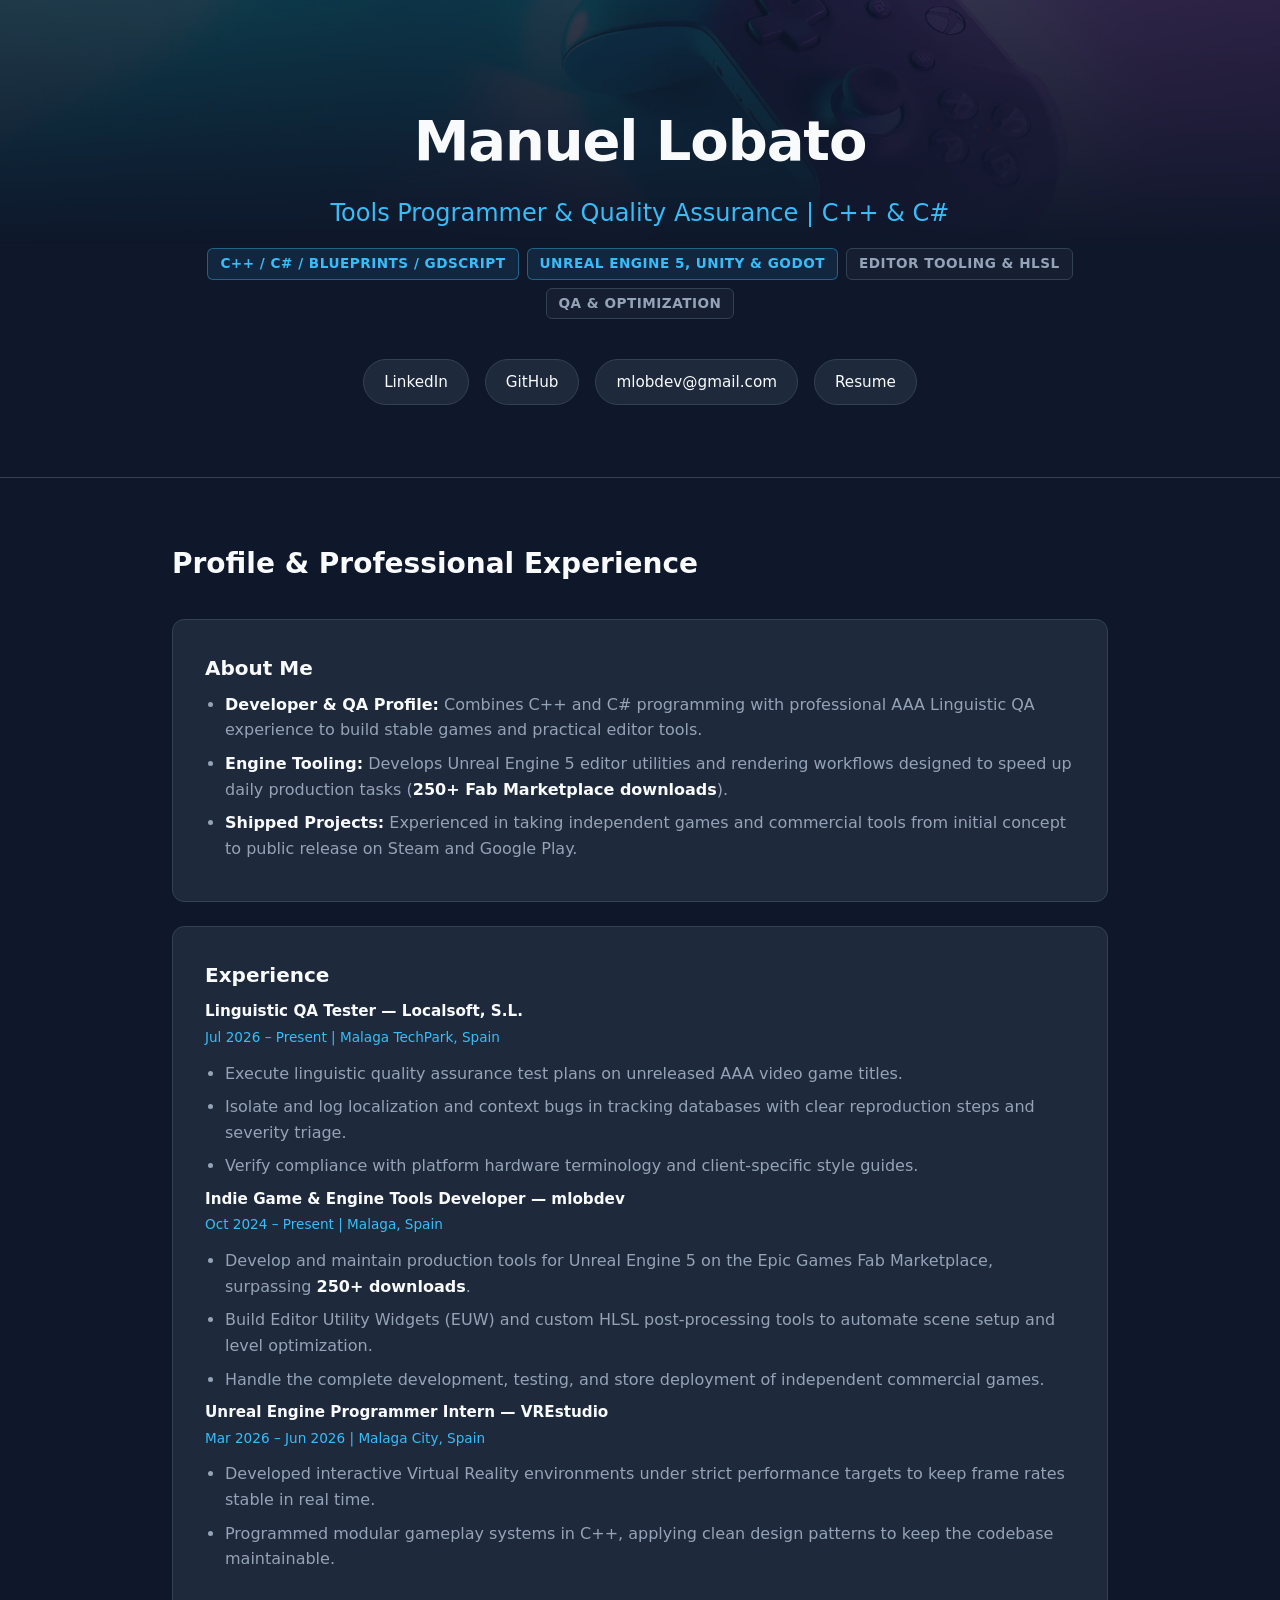
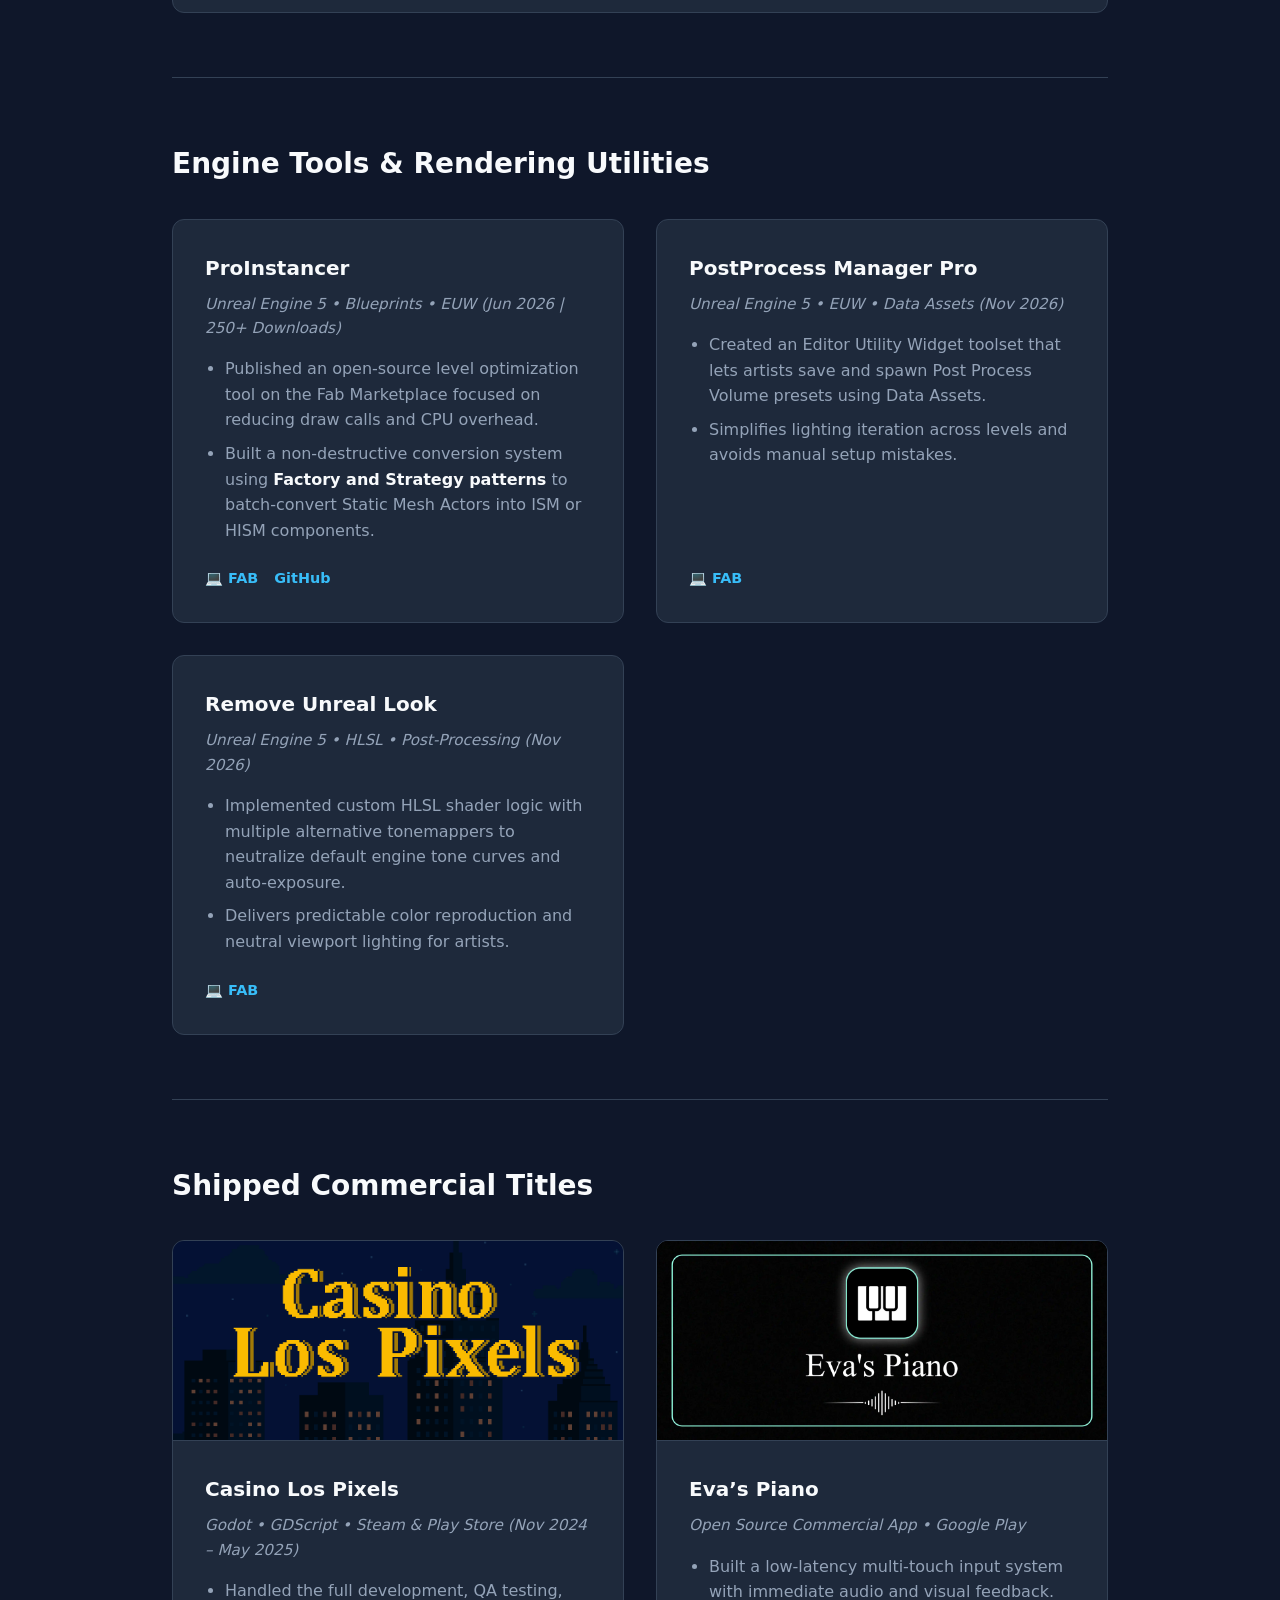
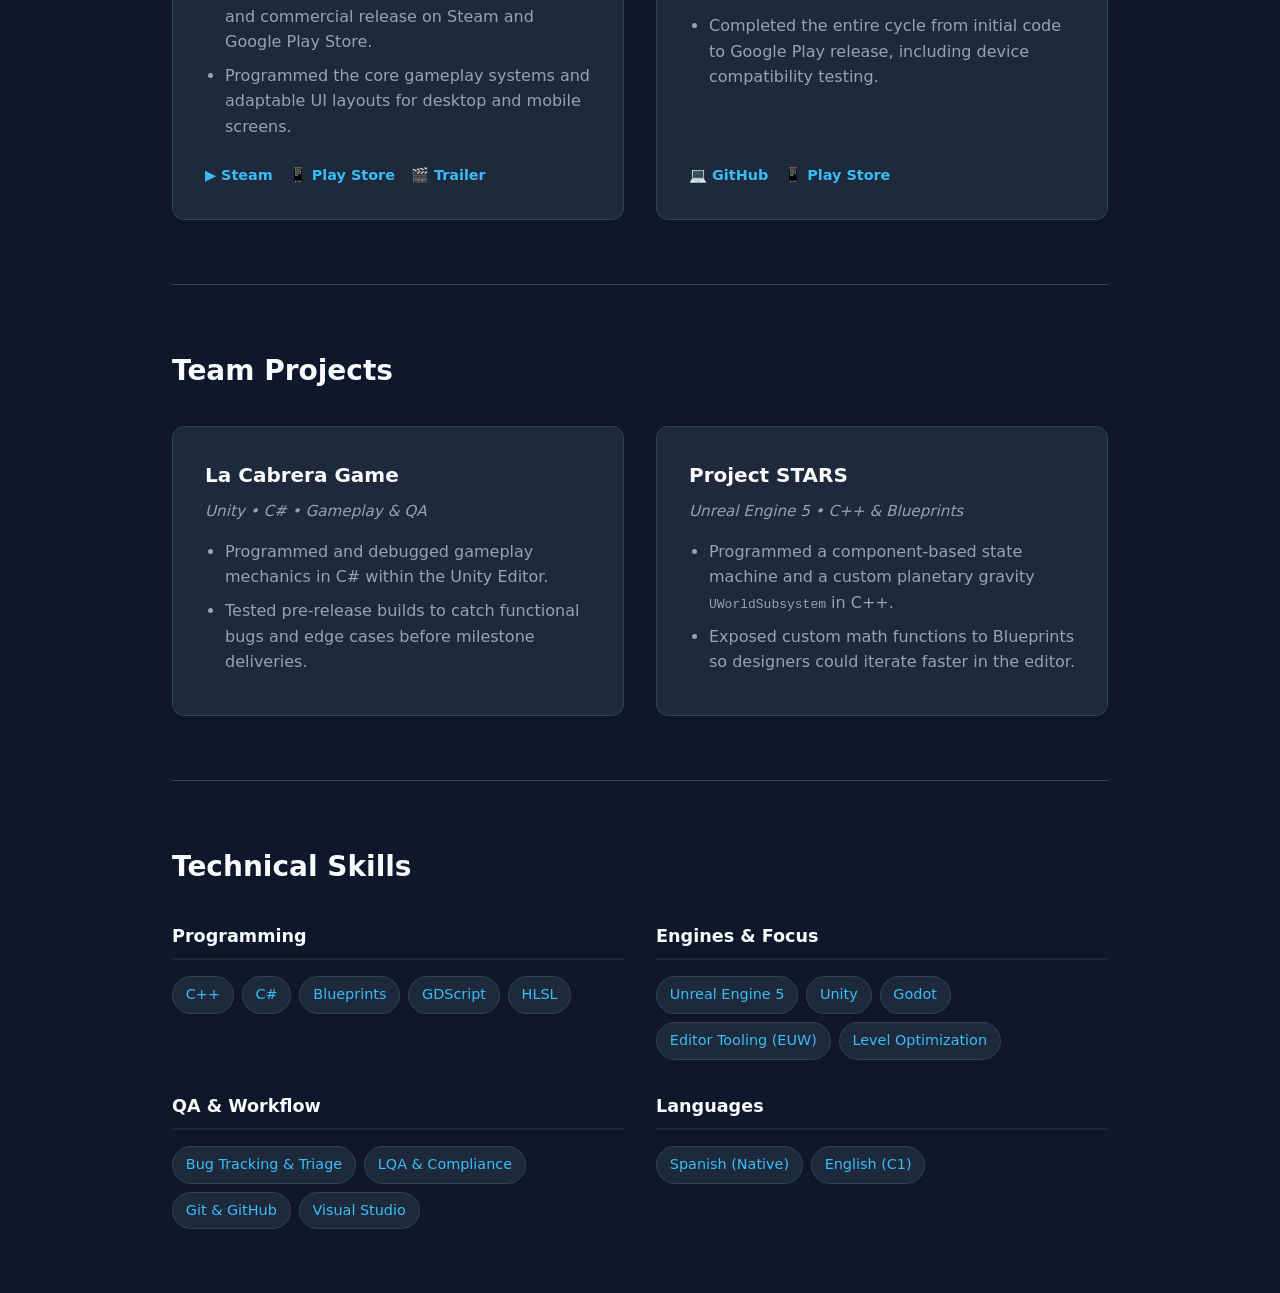
<file: index.html>
<!DOCTYPE html>
<html lang="en">
<head>
    <meta charset="UTF-8">
    <meta name="viewport" content="width=device-width, initial-scale=1.0">
    <title>Manuel Lobato — Tools Programmer & QA | C++ & C#</title>
    <meta name="description" content="Game Developer specializing in Engine Tooling (Unreal Engine 5, Unity), C++/C# programming, and Quality Assurance.">
    
    <!-- Open Graph / Link Previews -->
    <meta property="og:type" content="website">
    <meta property="og:title" content="Manuel Lobato — Tools Programmer & QA">
    <meta property="og:description" content="Unreal Engine 5 & Unity Tooling, C++/C# Development & Quality Assurance.">
    <meta property="og:image" content="assets/Controller.webp">

    <!-- Favicons -->
    <link rel="apple-touch-icon" sizes="180x180" href="assets/favicons/apple-touch-icon.png">
    <link rel="icon" type="image/png" sizes="32x32" href="assets/favicons/favicon-32x32.png">
    <link rel="icon" type="image/png" sizes="16x16" href="assets/favicons/favicon-16x16.png">
    <link rel="manifest" href="assets/favicons/site.webmanifest">
    
    <!-- Styles -->
    <link rel="stylesheet" href="src/css/styles.css">
</head>
<body>

    <header class="hero">
        <img class="hero__cover" src="assets/Controller.webp" alt="Cover background" fetchpriority="high">
        
        <div class="container hero__content">
            <h1 class="hero__title">Manuel Lobato</h1>
            <h2 class="hero__subtitle">Tools Programmer & Quality Assurance | C++ & C#</h2>
            <div class="hero__tech-stack">
                <span class="hero-badge badge-primary">C++ / C# / Blueprints / GDScript</span>
                <span class="hero-badge badge-primary">Unreal Engine 5, Unity & Godot</span>
                <span class="hero-badge badge-secondary">Editor Tooling & HLSL</span>
                <span class="hero-badge badge-secondary">QA & Optimization</span>
            </div>
            <ul class="hero__links">
                <li><a href="https://www.linkedin.com/in/mlobdev/" class="btn" target="_blank" rel="noopener noreferrer">LinkedIn</a></li>
                <li><a href="https://github.com/mlobdev/" class="btn" target="_blank" rel="noopener noreferrer">GitHub</a></li>
                <li>
                    <a href="mailto:mlobdev@gmail.com" class="btn email-btn">
                        mlobdev@gmail.com
                        <span class="tooltip" id="email-tooltip">Copied!</span>
                    </a>
                </li>
                <li><a href="assets/CV_ManuelLobato.pdf" class="btn" target="_blank" rel="noopener noreferrer">Resume</a></li>
            </ul>
        </div>
    </header>

    <main class="container">

        <!-- PROFILE & EXPERIENCE -->
        <section class="section">
            <h3 class="section__title">Profile & Professional Experience</h3>
            
            <!-- ABOUT ME -->
            <article class="card" style="margin-bottom: 1.5rem;">
                <h4 class="card__title">About Me</h4>
                <ul>
                    <li><strong>Developer & QA Profile:</strong> Combines C++ and C# programming with professional AAA Linguistic QA experience to build stable games and practical editor tools.</li>
                    <li><strong>Engine Tooling:</strong> Develops Unreal Engine 5 editor utilities and rendering workflows designed to speed up daily production tasks (<strong>250+ Fab Marketplace downloads</strong>).</li>
                    <li><strong>Shipped Projects:</strong> Experienced in taking independent games and commercial tools from initial concept to public release on Steam and Google Play.</li>
                </ul>
            </article>

            <!-- EXPERIENCE -->
            <article class="card">
                <h4 class="card__title">Experience</h4>

                <h5 class="card__subtitle experience-subtitle">Linguistic QA Tester — Localsoft, S.L.</h5>
                <p class="experience-date">Jul 2026 – Present | Malaga TechPark, Spain</p>
                <ul>
                    <li>Execute linguistic quality assurance test plans on unreleased AAA video game titles.</li>
                    <li>Isolate and log localization and context bugs in tracking databases with clear reproduction steps and severity triage.</li>
                    <li>Verify compliance with platform hardware terminology and client-specific style guides.</li>
                </ul>

                <h5 class="card__subtitle experience-subtitle">Indie Game & Engine Tools Developer — mlobdev</h5>
                <p class="experience-date">Oct 2024 – Present | Malaga, Spain</p>
                <ul>
                    <li>Develop and maintain production tools for Unreal Engine 5 on the Epic Games Fab Marketplace, surpassing <strong>250+ downloads</strong>.</li>
                    <li>Build Editor Utility Widgets (EUW) and custom HLSL post-processing tools to automate scene setup and level optimization.</li>
                    <li>Handle the complete development, testing, and store deployment of independent commercial games.</li>
                </ul>
                
                <h5 class="card__subtitle experience-subtitle">Unreal Engine Programmer Intern — VREstudio</h5>
                <p class="experience-date">Mar 2026 – Jun 2026 | Malaga City, Spain</p>
                <ul>
                    <li>Developed interactive Virtual Reality environments under strict performance targets to keep frame rates stable in real time.</li>
                    <li>Programmed modular gameplay systems in C++, applying clean design patterns to keep the codebase maintainable.</li>
                </ul>
            </article>
        </section>

        <!-- ENGINE TOOLS & RENDERING UTILITIES -->
        <section class="section">
            <h3 class="section__title">Engine Tools & Rendering Utilities</h3>
            <div class="grid-2">

                <article class="card project-card">
                    <div class="project-card__content">
                        <h4 class="card__title">ProInstancer</h4>
                        <p class="card__subtitle">Unreal Engine 5 • Blueprints • EUW (Jun 2026 | 250+ Downloads)</p>
                        <ul>
                            <li>Published an open-source level optimization tool on the Fab Marketplace focused on reducing draw calls and CPU overhead.</li>
                            <li>Built a non-destructive conversion system using <strong>Factory and Strategy patterns</strong> to batch-convert Static Mesh Actors into ISM or HISM components.</li>
                        </ul>
                        <div class="project-card__links">
                            <a href="https://fab.com/s/6b90b852dc68" class="project-link" target="_blank" rel="noopener noreferrer">💻 FAB</a>
                            <a href="https://github.com/mlobdev/ProInstancer" class="project-link" target="_blank" rel="noopener noreferrer">GitHub</a>
                        </div>
                    </div>
                </article>

                <article class="card project-card">
                    <div class="project-card__content">
                        <h4 class="card__title">PostProcess Manager Pro</h4>
                        <p class="card__subtitle">Unreal Engine 5 • EUW • Data Assets (Nov 2026)</p>
                        <ul>
                            <li>Created an Editor Utility Widget toolset that lets artists save and spawn Post Process Volume presets using Data Assets.</li>
                            <li>Simplifies lighting iteration across levels and avoids manual setup mistakes.</li>
                        </ul>
                        <div class="project-card__links">
                            <a href="https://fab.com/s/6fd308d072fd" class="project-link" target="_blank" rel="noopener noreferrer">💻 FAB</a>
                        </div>
                    </div>
                </article>

                <article class="card project-card">
                    <div class="project-card__content">
                        <h4 class="card__title">Remove Unreal Look</h4>
                        <p class="card__subtitle">Unreal Engine 5 • HLSL • Post-Processing (Nov 2026)</p>
                        <ul>
                            <li>Implemented custom HLSL shader logic with multiple alternative tonemappers to neutralize default engine tone curves and auto-exposure.</li>
                            <li>Delivers predictable color reproduction and neutral viewport lighting for artists.</li>
                        </ul>
                        <div class="project-card__links">
                            <a href="https://fab.com/s/8700d45badef" class="project-link" target="_blank" rel="noopener noreferrer">💻 FAB</a>
                        </div>
                    </div>
                </article>

            </div>
        </section>

        <!-- SHIPPED COMMERCIAL TITLES -->
        <section class="section">
            <h3 class="section__title">Shipped Commercial Titles</h3>
            <div class="grid-2">
                
                <article class="card project-card">
                    <img src="assets/maincapsule.png" alt="Casino Los Pixels Capsule" class="project-card__image" id="casino-capsule-img" loading="lazy">
                    <div class="project-card__content">
                        <h4 class="card__title">Casino Los Pixels</h4>
                        <p class="card__subtitle">Godot • GDScript • Steam & Play Store (Nov 2024 – May 2025)</p>
                        <ul>
                            <li>Handled the full development, QA testing, and commercial release on Steam and Google Play Store.</li>
                            <li>Programmed the core gameplay systems and adaptable UI layouts for desktop and mobile screens.</li>
                        </ul>
                        <div class="project-card__links">
                            <a href="https://store.steampowered.com/app/4001680/Casino_Los_Pixels/" class="project-link" target="_blank" rel="noopener noreferrer">▶ Steam</a>
                            <a href="https://play.google.com/store/apps/details?id=com.mlobdev.casinolospixels" class="project-link" target="_blank" rel="noopener noreferrer">📱 Play Store</a>
                            <a href="https://youtu.be/qBpgwI6kkfw?si=zA_5VcNX5MkhN8mH" class="project-link" target="_blank" rel="noopener noreferrer">🎬 Trailer</a>
                        </div>
                    </div>
                </article>

                <article class="card project-card">
                    <img src="assets/EvasPiano.webp" alt="Eva's Piano Cover" class="project-card__image project-card__image--top" loading="lazy">
                    <div class="project-card__content">
                        <h4 class="card__title">Eva’s Piano</h4>
                        <p class="card__subtitle">Open Source Commercial App • Google Play</p>
                        <ul>
                            <li>Built a low-latency multi-touch input system with immediate audio and visual feedback.</li>
                            <li>Completed the entire cycle from initial code to Google Play release, including device compatibility testing.</li>
                        </ul>
                        <div class="project-card__links">
                            <a href="https://github.com/mlobdev/eva-s-piano" class="project-link" target="_blank" rel="noopener noreferrer">💻 GitHub</a>
                            <a href="https://play.google.com/store/apps/details?id=com.mlobdev.evaspiano" class="project-link" target="_blank" rel="noopener noreferrer">📱 Play Store</a>
                        </div>
                    </div>
                </article>

            </div>
        </section>

        <!-- TEAM PROJECTS -->
        <section class="section">
            <h3 class="section__title">Team Projects</h3>
            <div class="grid-2">

                <article class="card project-card">
                    <div class="project-card__content">
                        <h4 class="card__title">La Cabrera Game</h4>
                        <p class="card__subtitle">Unity • C# • Gameplay & QA</p>
                        <ul>
                            <li>Programmed and debugged gameplay mechanics in C# within the Unity Editor.</li>
                            <li>Tested pre-release builds to catch functional bugs and edge cases before milestone deliveries.</li>
                        </ul>
                    </div>
                </article>

                <article class="card project-card">
                    <div class="project-card__content">
                        <h4 class="card__title">Project STARS</h4>
                        <p class="card__subtitle">Unreal Engine 5 • C++ & Blueprints</p>
                        <ul>
                            <li>Programmed a component-based state machine and a custom planetary gravity <code>UWorldSubsystem</code> in C++.</li>
                            <li>Exposed custom math functions to Blueprints so designers could iterate faster in the editor.</li>
                        </ul>
                    </div>
                </article>

            </div>
        </section>

        <!-- TECHNICAL SKILLS -->
        <section class="section section--no-border">
            <h3 class="section__title">Technical Skills</h3>
            
            <div class="grid-2">
                <div class="skill-group">
                    <h4>Programming</h4>
                    <div class="skill-tags">
                        <span class="tag">C++</span>
                        <span class="tag">C#</span>
                        <span class="tag">Blueprints</span>
                        <span class="tag">GDScript</span>
                        <span class="tag">HLSL</span>
                    </div>
                </div>

                <div class="skill-group">
                    <h4>Engines & Focus</h4>
                    <div class="skill-tags">
                        <span class="tag">Unreal Engine 5</span>
                        <span class="tag">Unity</span>
                        <span class="tag">Godot</span>
                        <span class="tag">Editor Tooling (EUW)</span>
                        <span class="tag">Level Optimization</span>
                    </div>
                </div>

                <div class="skill-group">
                    <h4>QA & Workflow</h4>
                    <div class="skill-tags">
                        <span class="tag">Bug Tracking & Triage</span>
                        <span class="tag">LQA & Compliance</span>
                        <span class="tag">Git & GitHub</span>
                        <span class="tag">Visual Studio</span>
                    </div>
                </div>

                <div class="skill-group">
                    <h4>Languages</h4>
                    <div class="skill-tags">
                        <span class="tag">Spanish (Native)</span>
                        <span class="tag">English (C1)</span>
                    </div>
                </div>
            </div>
        </section>

    </main>

    <script src="src/js/main.js"></script>
</body>
</html>
</file>
<file: src/css/styles.css>
:root {
    --bg-color: #0f172a;
    --surface-color: #1e293b;
    --surface-hover: #334155;
    --text-primary: #f8fafc;
    --text-secondary: #94a3b8;
    --accent-color: #38bdf8;
    --accent-hover: #0ea5e9;
    --border-color: #334155;
    
    --font-sans: system-ui, -apple-system, BlinkMacSystemFont, "Segoe UI", Roboto, "Helvetica Neue", Arial, sans-serif;
    
    --spacing-sm: 0.5rem;
    --spacing-md: 1rem;
    --spacing-lg: 2rem;
    --spacing-xl: 4rem;
    
    --radius-md: 8px;
    --radius-lg: 12px;
    --radius-pill: 9999px;
    
    --transition-base: 0.2s ease-in-out;
}

*, *::before, *::after {
    box-sizing: border-box;
    margin: 0;
    padding: 0;
}

body {
    font-family: var(--font-sans);
    background-color: var(--bg-color);
    color: var(--text-primary);
    line-height: 1.6;
    -webkit-font-smoothing: antialiased;
}

a {
    color: var(--accent-color);
    text-decoration: none;
    transition: color var(--transition-base);
}

a:hover {
    color: var(--accent-hover);
}

img {
    max-width: 100%;
    height: auto;
    display: block;
}

ul {
    padding-left: 1.25rem;
}

li {
    margin-bottom: 0.5rem;
    color: var(--text-secondary);
}

strong {
    color: var(--text-primary);
    font-weight: 600;
}

.container {
    max-width: 1000px;
    margin: 0 auto;
    padding: 0 var(--spacing-lg);
}

.section {
    padding: var(--spacing-xl) 0;
    border-bottom: 1px solid var(--border-color);
}

.section:last-child {
    border-bottom: none;
}

.section__title {
    font-size: 1.75rem;
    font-weight: 700;
    margin-bottom: var(--spacing-lg);
    color: var(--text-primary);
    display: flex;
    align-items: center;
    gap: 0.75rem;
}

.hero {
    padding: 6rem 0 4rem;
    text-align: center;
    position: relative;
    border-bottom: 1px solid var(--border-color);
}

.hero__cover {
    position: absolute;
    top: 0;
    left: 0;
    width: 100%;
    height: 250px;
    object-fit: cover;
    opacity: 0.15;
    z-index: 0;
    -webkit-mask-image: linear-gradient(to bottom, black 0%, transparent 100%);
    mask-image: linear-gradient(to bottom, black 0%, transparent 100%);
}

.hero__content {
    position: relative;
    z-index: 1;
}

.hero__title {
    font-size: clamp(2rem, 5vw, 3.5rem);
    font-weight: 800;
    letter-spacing: -0.02em;
    margin-bottom: var(--spacing-sm);
}

.hero__subtitle {
    font-size: clamp(1.25rem, 3vw, 1.5rem);
    color: var(--accent-color);
    font-weight: 500;
    margin-bottom: var(--spacing-sm);
}

.hero__tech-stack {
    display: flex;
    flex-wrap: wrap;
    justify-content: center;
    gap: 0.5rem; 
    margin-top: 1rem;
    margin-bottom: 2.5rem; 
}

.hero-badge {
    padding: 0.25rem 0.75rem; 
    border-radius: 6px; 
    font-size: 0.85rem; 
    font-weight: 700;
    letter-spacing: 0.5px;
    text-transform: uppercase;
    backdrop-filter: blur(4px);
    cursor: default; 
}

.badge-primary {
    background-color: rgba(56, 189, 248, 0.1); 
    color: var(--accent-color);
    border: 1px solid rgba(56, 189, 248, 0.4); 
}

.badge-secondary {
    background-color: rgba(30, 41, 59, 0.5);
    color: var(--text-secondary);
    border: 1px solid var(--border-color);
}

.hero__links {
    display: flex;
    flex-wrap: wrap;
    justify-content: center;
    gap: var(--spacing-md);
    list-style: none;
    padding: 0;
}

.btn {
    display: inline-flex;
    align-items: center;
    padding: 0.6rem 1.25rem;
    background-color: var(--surface-color);
    border: 1px solid var(--border-color);
    border-radius: var(--radius-pill);
    color: var(--text-primary);
    font-weight: 500;
    font-size: 0.95rem;
    transition: background-color var(--transition-base), border-color var(--transition-base), color var(--transition-base), transform var(--transition-base);
}

.btn:hover {
    background-color: var(--surface-hover);
    border-color: var(--accent-color);
    color: var(--text-primary);
    transform: translateY(-2px);
}

.grid-2 {
    display: grid;
    grid-template-columns: repeat(auto-fit, minmax(320px, 1fr));
    gap: var(--spacing-lg);
}

.grid-3 {
    display: grid;
    grid-template-columns: repeat(auto-fit, minmax(250px, 1fr));
    gap: var(--spacing-lg);
}

.node-pipeline {
    display: flex;
    flex-direction: column;
    gap: 10px;
    background: #1e1e1e;
    padding: 20px;
    border-radius: 8px;
    border: 1px solid #333;
    font-family: monospace;
    overflow-x: auto;
}

.node-flow {
    display: flex;
    align-items: center;
    gap: 10px;
    padding: 10px;
    background: #252526;
    border-radius: 6px;
    border: 1px dashed #444;
}

.node-label {
    color: #aaa;
    font-size: 0.85em;
    min-width: 140px;
    font-weight: bold;
}

.node {
    background: #333;
    color: #4CAF50;
    padding: 6px 12px;
    border-radius: 4px;
    border: 1px solid #555;
    white-space: nowrap;
    font-size: 0.9em;
}

.node.output-node {
    color: #ff9800;
    border-color: #ff9800;
}

.node-arrow {
    color: #888;
    font-weight: bold;
}

.tech-feature {
    padding: var(--spacing-lg);
    margin-bottom: var(--spacing-lg);
    display: flex;
    flex-direction: column;
    gap: var(--spacing-md);
}

.tech-feature__title {
    font-size: 1.35rem;
    font-weight: 600;
    color: var(--accent-color);
    margin-bottom: 0.5rem;
}

.tech-feature__content {
    display: flex;
    flex-direction: column;
    gap: var(--spacing-md);
}

.card {
    background-color: var(--surface-color);
    border: 1px solid var(--border-color);
    border-radius: var(--radius-lg);
    padding: var(--spacing-lg);
    transition: transform var(--transition-base), box-shadow var(--transition-base), border-color var(--transition-base);
    height: 100%;
}

.card:hover {
    border-color: var(--text-secondary);
    transform: translateY(-4px);
    box-shadow: 0 10px 30px -10px rgba(0, 0, 0, 0.5);
}

.card__title {
    font-size: 1.25rem;
    margin-bottom: var(--spacing-sm);
    color: var(--text-primary);
}

.card__subtitle {
    color: var(--text-secondary);
    font-size: 0.95rem;
    margin-bottom: var(--spacing-md);
    font-style: italic;
}

.project-card {
    display: flex;
    flex-direction: column;
    overflow: hidden;
    padding: 0;
}

.project-card__image {
    width: 100%;
    height: 200px;
    object-fit: cover;
    border-bottom: 1px solid var(--border-color);
    background-color: #000;
}

.project-card__content {
    padding: var(--spacing-lg);
    flex-grow: 1;
    display: flex;
    flex-direction: column;
}

.project-card__links {
    margin-top: auto;
    padding-top: var(--spacing-md);
    display: flex;
    gap: var(--spacing-md);
    flex-wrap: wrap;
}

.project-link {
    font-size: 0.9rem;
    font-weight: 600;
    display: flex;
    align-items: center;
    gap: 0.4rem;
}

.rd-intro {
    color: var(--text-secondary);
    font-size: 1.1rem;
    margin-bottom: var(--spacing-lg);
}

details {
    background-color: var(--surface-color);
    border: 1px solid var(--border-color);
    border-radius: var(--radius-md);
    margin-bottom: var(--spacing-md);
    overflow: hidden;
    transition: border-color var(--transition-base);
}

details:hover {
    border-color: var(--text-secondary);
}

summary {
    padding: 1.25rem;
    font-weight: 600;
    font-size: 1.1rem;
    cursor: pointer;
    list-style: none;
    display: flex;
    justify-content: space-between;
    align-items: center;
    user-select: none;
}

summary::-webkit-details-marker {
    display: none;
}

summary::after {
    content: "+";
    font-size: 1.5rem;
    color: var(--accent-color);
    transition: transform 0.3s ease;
}

details[open] summary::after {
    transform: rotate(45deg);
}

.details-content {
    padding: 0 1.25rem 1.25rem;
    border-top: 1px solid var(--border-color);
    margin-top: 0.5rem;
    padding-top: 1rem;
}

.skill-group h4 {
    font-size: 1.1rem;
    margin-bottom: var(--spacing-md);
    color: var(--text-primary);
    border-bottom: 2px solid var(--surface-color);
    padding-bottom: 0.5rem;
}

.skill-tags {
    display: flex;
    flex-wrap: wrap;
    gap: 0.5rem;
}

.tag {
    background-color: var(--surface-color);
    color: var(--accent-color);
    padding: 0.4rem 0.8rem;
    border-radius: var(--radius-pill);
    font-size: 0.9rem;
    font-weight: 500;
    border: 1px solid var(--border-color);
}

.email-btn {
    position: relative;
    display: inline-flex;
    align-items: center;
    gap: 0.4rem;
}

.tooltip {
    position: absolute;
    bottom: 130%;
    left: 50%;
    transform: translateX(-50%) translateY(8px);
    background-color: var(--text-primary);
    color: var(--bg-color);
    padding: 0.4rem 0.8rem;
    border-radius: var(--radius-md);
    font-size: 0.8rem;
    font-weight: 600;
    white-space: nowrap;
    pointer-events: none;
    opacity: 0;
    visibility: hidden;
    transition: opacity 0.2s cubic-bezier(0.16, 1, 0.3, 1), 
                visibility 0.2s cubic-bezier(0.16, 1, 0.3, 1), 
                transform 0.2s cubic-bezier(0.16, 1, 0.3, 1);
    box-shadow: 0 4px 12px rgba(0, 0, 0, 0.15);
}

.tooltip::after {
    content: '';
    position: absolute;
    top: 100%;
    left: 50%;
    transform: translateX(-50%);
    border-width: 5px;
    border-style: solid;
    border-color: var(--text-primary) transparent transparent transparent;
}

.tooltip.show {
    opacity: 1;
    visibility: visible;
    transform: translateX(-50%) translateY(0);
}

button.btn {
    font-family: inherit;
    cursor: pointer;
}

.experience-subtitle {
    margin-top: 0.5rem;
    margin-bottom: 0.2rem;
    color: var(--text-primary);
    font-style: normal;
    font-weight: 600;
}

.experience-date {
    font-size: 0.85rem;
    color: var(--accent-color);
    margin-bottom: 0.75rem;
    font-weight: 500;
}

.project-card__image--top {
    object-position: top;
}

.section--no-border {
    border-bottom: none;
    padding-bottom: 4rem;
}

@media (max-width: 768px) {
    .section {
        padding: 3rem 0;
    }
    .hero {
        padding: 4rem 0 3rem;
    }
}
</file>
